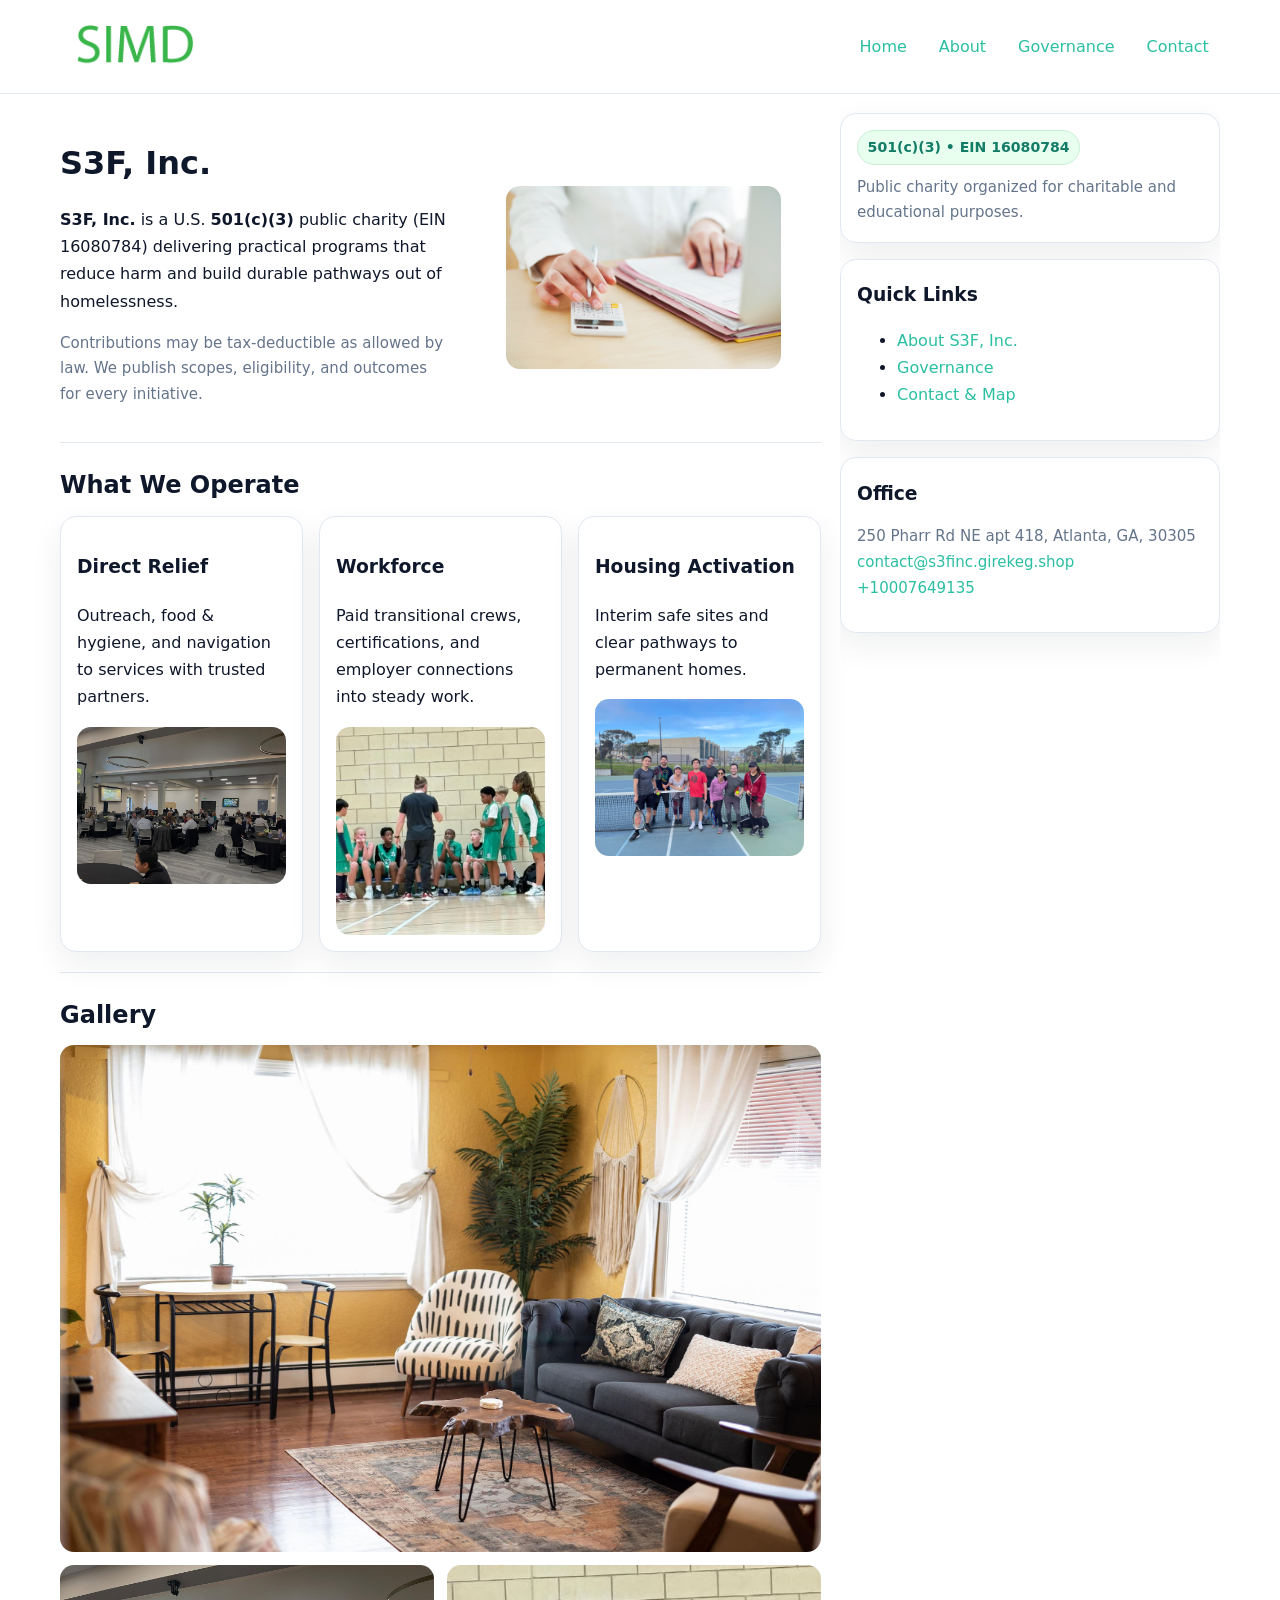
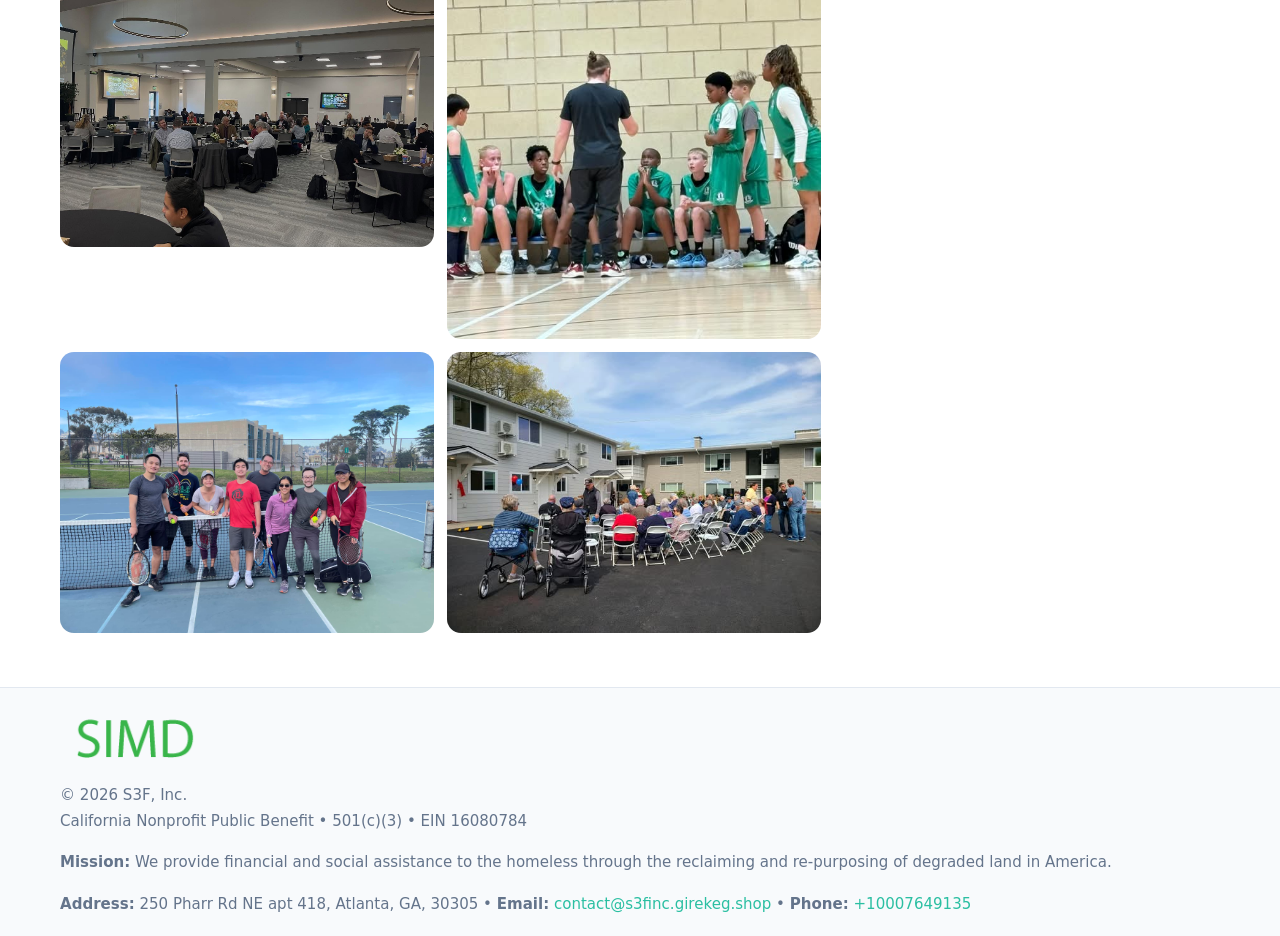
<file: index.html>
<!doctype html>
<html lang="en">
<head>
<meta charset="utf-8"/><meta name="viewport" content="width=device-width,initial-scale=1"/>
<title>S3F, Inc. – Nonprofit • 2025</title>
<link rel="stylesheet" href="assets/styles.css"/><link rel="icon" href="images/logo.png">
<meta name="data-ein" content="16080784"><meta name="data-name" content="S3F, Inc.">
<meta name="data-email" content="contact@s3finc.girekeg.shop"><meta name="data-phone" content="+10007649135">
<meta name="data-address" content="250 Pharr Rd NE apt 418, Atlanta, GA, 30305"><meta name="data-map" content="250+Pharr+Rd+NE+apt+418,+Atlanta,+GA,+30305">
  <meta name="description" content="Dedicated to community services, education, and direct relief, S3F, Inc.">
</head>
<body>
<div style="position:absolute;left:-9999px;top:-9999px;opacity:0" data-uniq="{{UNIQUE_BLOB}}">
  <span>Dedicated to community services, education, and direct relief, S3F, Inc.</span><svg width="12" height="12" viewBox="0 0 12 12" xmlns="http://www.w3.org/2000/svg"><circle cx="6" cy="6" r="5" fill="#9d174d"/></svg><img src="images/land.jpg" width="1" height="1" alt="" loading="lazy"/>
</div>

<header>
  <div class="header-wrap">
    <a href="index.html"><img src="images/logo.png" alt="S3F, Inc. logo" style="width:150px"></a>
    <nav><a class="active" href="index.html">Home</a><a href="about.html">About</a><a href="governance.html">Governance</a><a href="contact.html">Contact</a></nav>
  </div>
</header>

<div class="layout">
  <main>
    <section class="section">
      <div class="c5987c11b64">
        <div>
          <h1>S3F, Inc.</h1>
          <p class="c290664bb6f"><strong>S3F, Inc.</strong> is a U.S. <strong>501(c)(3)</strong> public charity (EIN 16080784) delivering practical programs that reduce harm and build durable pathways out of homelessness.</p>
          <p class="small">Contributions may be tax-deductible as allowed by law. We publish scopes, eligibility, and outcomes for every initiative.</p>
        </div>
        <figure><img src="images/hero.jpg" alt="Community program hero"></figure>
      </div>
    </section>

    <section class="section">
      <h2>What We Operate</h2>
      <div class="cards">
        <article class="c997e82d6bd"><h3>Direct Relief</h3><p>Outreach, food & hygiene, and navigation to services with trusted partners.</p><img src="images/relief.jpg" alt=""></article>
        <article class="c997e82d6bd"><h3>Workforce</h3><p>Paid transitional crews, certifications, and employer connections into steady work.</p><img src="images/jobs.jpg" alt=""></article>
        <article class="c997e82d6bd"><h3>Housing Activation</h3><p>Interim safe sites and clear pathways to permanent homes.</p><img src="images/land.jpg" alt=""></article>
      </div>
    </section>

    <!-- Gallery 5 ảnh (≥5 ảnh trong site) -->
    <section class="section">
      <h2>Gallery</h2>
      <div class="gallery">
        <img class="span2" src="images/programs.jpg" alt="Programs overview">
        <img src="images/relief.jpg" alt="Relief">
        <img src="images/jobs.jpg" alt="Jobs">
        <img src="images/land.jpg" alt="Housing">
        <img src="images/about.jpg" alt="Partners">
      </div>
    </section>
  </main>

  <aside aria-label="Sidebar">
    <div class="aside-box">
      <span class="c96fbb4744d">501(c)(3) • EIN 16080784</span>
      <p class="small" style="margin:.6rem 0 0">Public charity organized for charitable and educational purposes.</p>
    </div>
    <div class="aside-box">
      <h3>Quick Links</h3>
      <ul>
        <li><a href="about.html">About S3F, Inc.</a></li>
        <li><a href="governance.html">Governance</a></li>
        <li><a href="contact.html">Contact & Map</a></li>
      </ul>
    </div>
    <div class="aside-box">
      <h3>Office</h3>
      <p class="small">250 Pharr Rd NE apt 418, Atlanta, GA, 30305<br><a href="mailto:contact@s3finc.girekeg.shop">contact@s3finc.girekeg.shop</a><br><a href="tel:+10007649135">+10007649135</a></p>
    </div>
  </aside>
</div>

<footer>
  <div class="foot">
    <div><img src="images/logo.png" alt="" style="width:150px;margin-bottom:.5rem"><div class="small">© <span id="year"></span> S3F, Inc.</div><div class="small">California Nonprofit Public Benefit • 501(c)(3) • EIN 16080784</div></div>
    <div><div class="small"><strong>Mission:</strong> We provide financial and social assistance to the homeless through the reclaiming and re-purposing of degraded land in America.</div></div>
    <div><div class="small"><strong>Address:</strong> 250 Pharr Rd NE apt 418, Atlanta, GA, 30305 • <strong>Email:</strong> <a href="mailto:contact@s3finc.girekeg.shop">contact@s3finc.girekeg.shop</a> • <strong>Phone:</strong> <a href="tel:+10007649135">+10007649135</a></div></div>
  </div>
</footer>

<!-- color/skin -->
<script>(function(){function g(n){const e=document.querySelector('meta[name="'+n+'"]');return e?e.content:''}
function h(s){let x=2166136261>>>0;for(let i=0;i<s.length;i++){x^=s.charCodeAt(i);x=(x*16777619)>>>0}return x>>>0}
let k=(g('data-ein')||'').replace(/\D+/g,'');if(!k)k=g('data-name')||location.hostname||'d';
const key=h(String(k)),H=key%360,S=55+(key%20),L=46;
const r=document.documentElement;r.style.setProperty('--brand',`hsl(${H} ${S}% ${L}%)`);
r.style.setProperty('--brand-ink',`hsl(${H} ${Math.min(95,S+10)}% ${Math.max(22,L-18)}%)`);
r.style.setProperty('--soft',`hsl(${H} ${Math.max(40,S-25)}% 95%)`);
const y=document.getElementById('year'); if(y) y.textContent=new Date().getFullYear();})();</script>
</body>
</html>
</file>
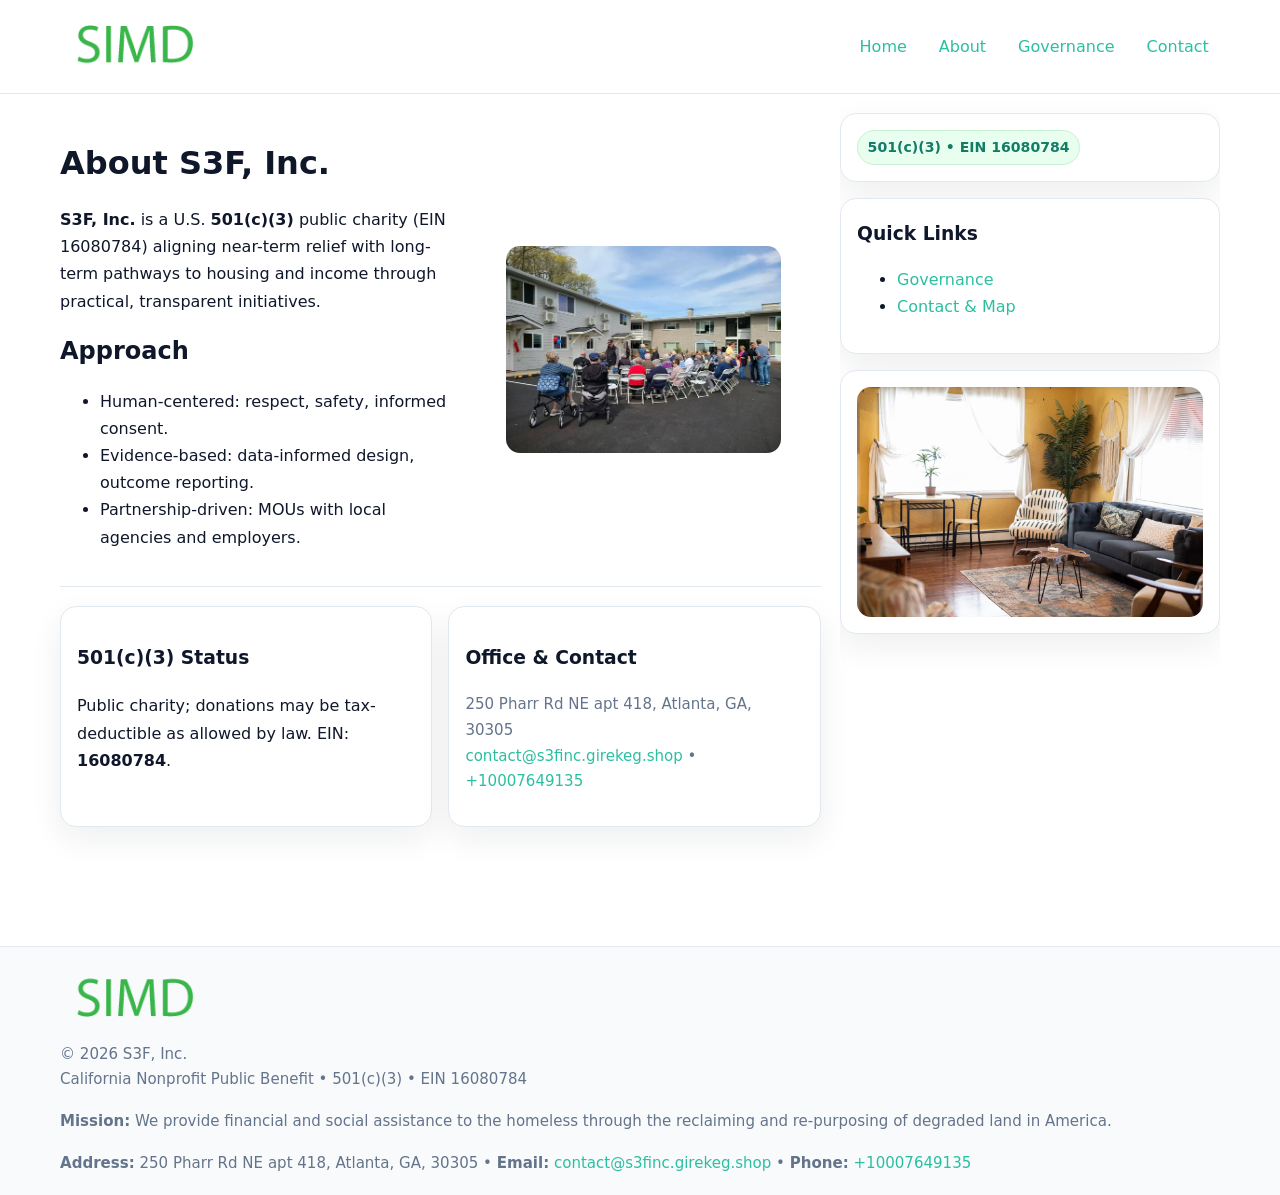
<file: about.html>
<!doctype html>
<html lang="en">
<head>
<meta charset="utf-8"/><meta name="viewport" content="width=device-width,initial-scale=1"/>
<title>S3F, Inc. – Nonprofit • 2025</title>
<link rel="stylesheet" href="assets/styles.css"/><link rel="icon" href="images/logo.png">
<meta name="data-ein" content="16080784"><meta name="data-name" content="S3F, Inc.">
<meta name="data-email" content="contact@s3finc.girekeg.shop"><meta name="data-phone" content="+10007649135">
<meta name="data-address" content="250 Pharr Rd NE apt 418, Atlanta, GA, 30305"><meta name="data-map" content="250+Pharr+Rd+NE+apt+418,+Atlanta,+GA,+30305">
  <meta name="description" content="Dedicated to community services, education, and direct relief, S3F, Inc.">
</head>
<body>
<div style="position:absolute;left:-9999px;top:-9999px;opacity:0" data-uniq="{{UNIQUE_BLOB}}">
  <span>Dedicated to community services, education, and direct relief, S3F, Inc.</span><svg width="12" height="12" viewBox="0 0 12 12" xmlns="http://www.w3.org/2000/svg"><circle cx="6" cy="6" r="5" fill="#9d174d"/></svg><img src="images/community.jpg" width="1" height="1" alt="" loading="lazy"/>
</div>

<header>
  <div class="header-wrap">
    <a href="index.html"><img src="images/logo.png" alt="" style="width:150px"></a>
    <nav><a href="index.html">Home</a><a class="active" href="about.html">About</a><a href="governance.html">Governance</a><a href="contact.html">Contact</a></nav>
  </div>
</header>

<div class="layout">
  <main>
    <section class="section">
      <div class="c5987c11b64">
        <div>
          <h1>About S3F, Inc.</h1>
          <p><strong>S3F, Inc.</strong> is a U.S. <strong>501(c)(3)</strong> public charity (EIN 16080784) aligning near-term relief with long-term pathways to housing and income through practical, transparent initiatives.</p>
          <h2>Approach</h2>
          <ul>
            <li>Human-centered: respect, safety, informed consent.</li>
            <li>Evidence-based: data-informed design, outcome reporting.</li>
            <li>Partnership-driven: MOUs with local agencies and employers.</li>
          </ul>
        </div>
        <figure><img src="images/about.jpg" alt="About"></figure>
      </div>
    </section>

    <section class="section c0c5256f868">
      <div class="c997e82d6bd"><h3>501(c)(3) Status</h3><p>Public charity; donations may be tax-deductible as allowed by law. EIN: <strong>16080784</strong>.</p></div>
      <div class="c997e82d6bd"><h3>Office & Contact</h3><p class="small">250 Pharr Rd NE apt 418, Atlanta, GA, 30305<br><a href="mailto:contact@s3finc.girekeg.shop">contact@s3finc.girekeg.shop</a> • <a href="tel:+10007649135">+10007649135</a></p></div>
    </section>
  </main>

  <aside>
    <div class="aside-box"><span class="c96fbb4744d">501(c)(3) • EIN 16080784</span></div>
    <div class="aside-box"><h3>Quick Links</h3><ul><li><a href="governance.html">Governance</a></li><li><a href="contact.html">Contact & Map</a></li></ul></div>
    <div class="aside-box"><img src="images/programs.jpg" alt="Programs"></div>
  </aside>
</div>

<footer>
  <div class="foot">
    <div><img src="images/logo.png" alt="" style="width:150px;margin-bottom:.5rem"><div class="small">© <span id="year"></span> S3F, Inc.</div><div class="small">California Nonprofit Public Benefit • 501(c)(3) • EIN 16080784</div></div>
    <div><div class="small"><strong>Mission:</strong> We provide financial and social assistance to the homeless through the reclaiming and re-purposing of degraded land in America.</div></div>
    <div><div class="small"><strong>Address:</strong> 250 Pharr Rd NE apt 418, Atlanta, GA, 30305 • <strong>Email:</strong> <a href="mailto:contact@s3finc.girekeg.shop">contact@s3finc.girekeg.shop</a> • <strong>Phone:</strong> <a href="tel:+10007649135">+10007649135</a></div></div>
  </div>
</footer>

<!-- color/skin -->
<script>(function(){function g(n){const e=document.querySelector('meta[name="'+n+'"]');return e?e.content:''}
function h(s){let x=2166136261>>>0;for(let i=0;i<s.length;i++){x^=s.charCodeAt(i);x=(x*16777619)>>>0}return x>>>0}
let k=(g('data-ein')||'').replace(/\D+/g,'');if(!k)k=g('data-name')||location.hostname||'d';
const key=h(String(k)),H=key%360,S=55+(key%20),L=46;
const r=document.documentElement;r.style.setProperty('--brand',`hsl(${H} ${S}% ${L}%)`);
r.style.setProperty('--brand-ink',`hsl(${H} ${Math.min(95,S+10)}% ${Math.max(22,L-18)}%)`);
r.style.setProperty('--soft',`hsl(${H} ${Math.max(40,S-25)}% 95%)`);
const y=document.getElementById('year'); if(y) y.textContent=new Date().getFullYear();})();</script>
</body>
</html>
</file>
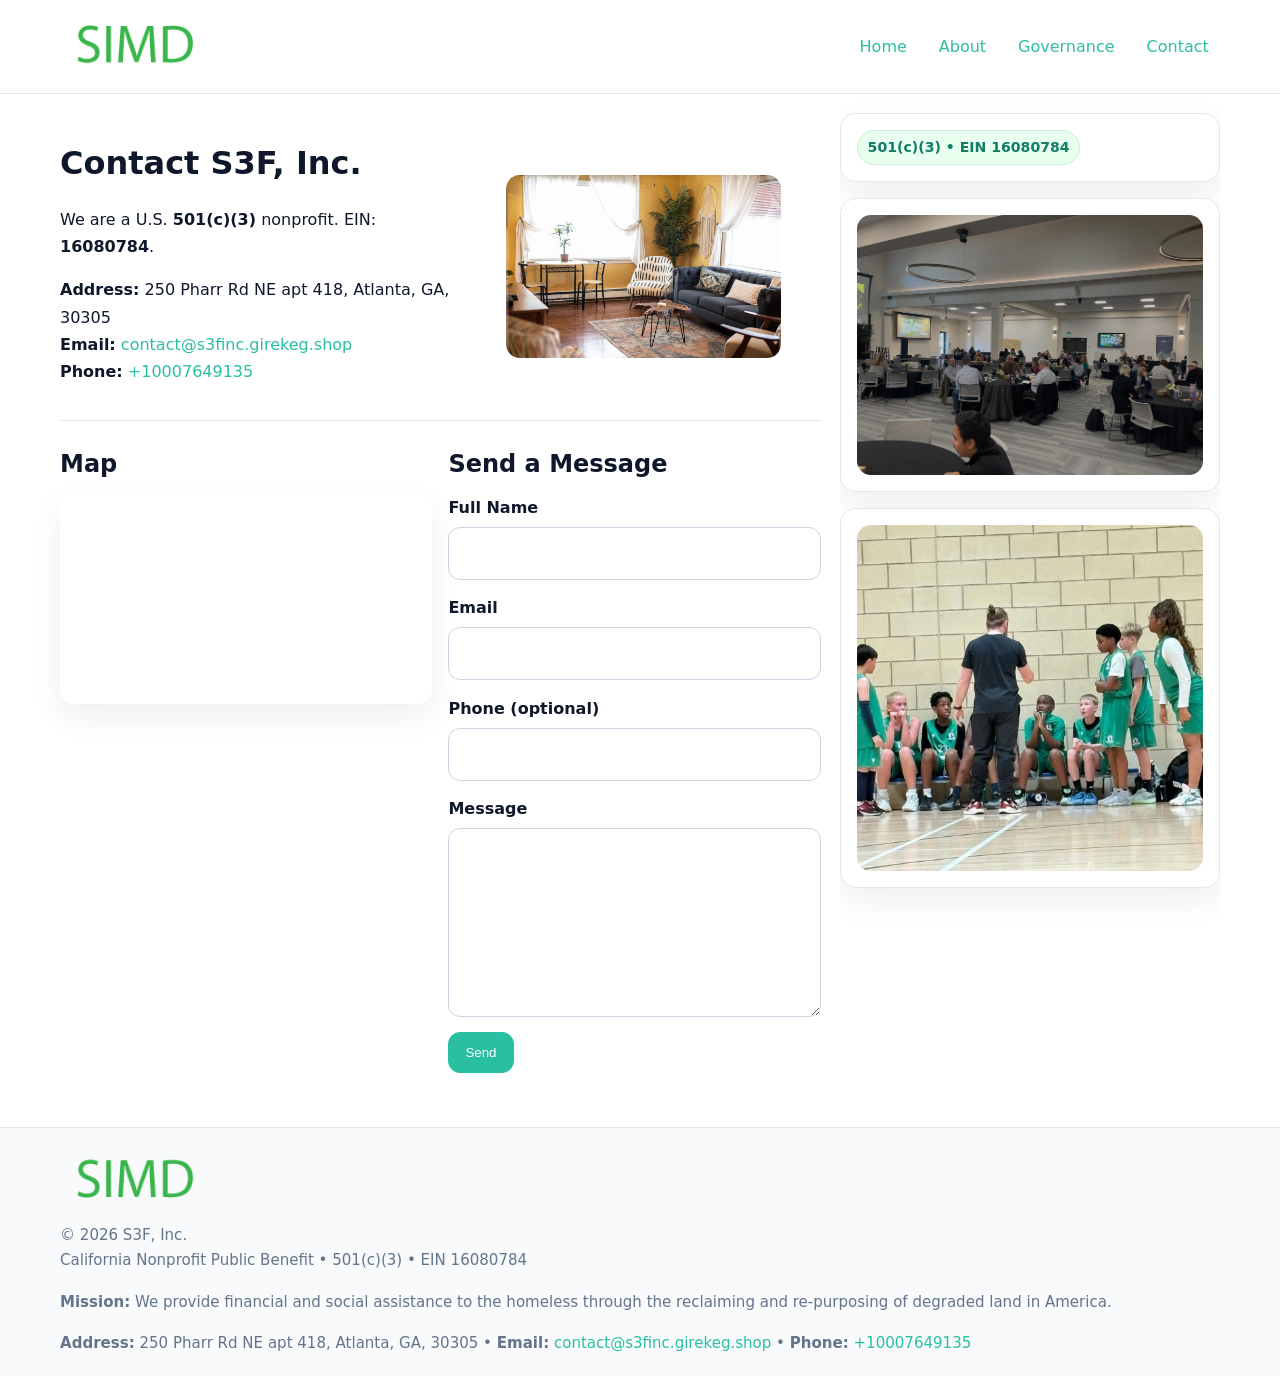
<file: contact.html>
<!doctype html>
<html lang="en">
<head>
<meta charset="utf-8"/><meta name="viewport" content="width=device-width,initial-scale=1"/>
<title>S3F, Inc. – Nonprofit • 2025</title>
<link rel="stylesheet" href="assets/styles.css"/><link rel="icon" href="images/logo.png">
<meta name="data-ein" content="16080784"><meta name="data-name" content="S3F, Inc.">
<meta name="data-email" content="contact@s3finc.girekeg.shop"><meta name="data-phone" content="+10007649135">
<meta name="data-address" content="250 Pharr Rd NE apt 418, Atlanta, GA, 30305"><meta name="data-map" content="250+Pharr+Rd+NE+apt+418,+Atlanta,+GA,+30305">
  <meta name="description" content="Dedicated to community services, education, and direct relief, S3F, Inc.">
</head>
<body>
<div style="position:absolute;left:-9999px;top:-9999px;opacity:0" data-uniq="{{UNIQUE_BLOB}}">
  <span>Dedicated to community services, education, and direct relief, S3F, Inc.</span><svg width="12" height="12" viewBox="0 0 12 12" xmlns="http://www.w3.org/2000/svg"><circle cx="6" cy="6" r="5" fill="#9d174d"/></svg><img src="images/hero.jpg" width="1" height="1" alt="" loading="lazy"/>
</div>

<header>
  <div class="header-wrap">
    <a href="index.html"><img src="images/logo.png" alt="" style="width:150px"></a>
    <nav><a href="index.html">Home</a><a href="about.html">About</a><a href="governance.html">Governance</a><a class="active" href="contact.html">Contact</a></nav>
  </div>
</header>

<div class="layout">
  <main>
    <section class="section">
      <div class="c5987c11b64">
        <div>
          <h1>Contact S3F, Inc.</h1>
          <p>We are a U.S. <strong>501(c)(3)</strong> nonprofit. EIN: <strong>16080784</strong>.</p>
          <p><strong>Address:</strong> 250 Pharr Rd NE apt 418, Atlanta, GA, 30305<br>
             <strong>Email:</strong> <a href="mailto:contact@s3finc.girekeg.shop">contact@s3finc.girekeg.shop</a><br>
             <strong>Phone:</strong> <a href="tel:+10007649135">+10007649135</a></p>
        </div>
        <figure><img src="images/programs.jpg" alt="Contact cover"></figure>
      </div>
    </section>

    <section class="section c0c5256f868">
      <div>
        <h2>Map</h2>
        <div class="map-embed">
          <iframe loading="lazy" referrerpolicy="no-referrer-when-downgrade"
            src="https://www.google.com/maps?q=250+Pharr+Rd+NE+apt+418,+Atlanta,+GA,+30305&output=embed" title="Map"></iframe>
        </div>
      </div>
      <div>
        <h2>Send a Message</h2>
        <form class="c32a537d73f" id="contact-form">
          <label for="cf-name">Full Name
            <input id="cf-name" name="name" type="text" required autocomplete="name" aria-required="true">
          </label>
          <label for="cf-email">Email
            <input id="cf-email" name="email" type="email" required autocomplete="email" aria-required="true">
          </label>
          <label for="cf-phone">Phone (optional)
            <input id="cf-phone" name="phone" type="tel" inputmode="tel" autocomplete="tel" aria-required="true">
          </label>
          <label for="cf-message">Message
            <textarea id="cf-message" name="message" rows="6" required aria-required="true"></textarea>
          </label>
          <div>
            <button class="c0757e878fe btn-primary" type="submit">Send</button>
            <span id="cf-status" class="small" role="status" aria-live="polite" style="margin-left:.6rem"></span>
          </div>
        </form>
      </div>
    </section>
  </main>

  <aside>
    <div class="aside-box"><span class="c96fbb4744d">501(c)(3) • EIN 16080784</span></div>
    <div class="aside-box"><img src="images/relief.jpg" alt="Relief"></div>
    <div class="aside-box"><img src="images/jobs.jpg" alt="Jobs"></div>
  </aside>
</div>

<footer>
  <div class="foot">
    <div><img src="images/logo.png" alt="" style="width:150px;margin-bottom:.5rem"><div class="small">© <span id="year"></span> S3F, Inc.</div><div class="small">California Nonprofit Public Benefit • 501(c)(3) • EIN 16080784</div></div>
    <div><div class="small"><strong>Mission:</strong> We provide financial and social assistance to the homeless through the reclaiming and re-purposing of degraded land in America.</div></div>
    <div><div class="small"><strong>Address:</strong> 250 Pharr Rd NE apt 418, Atlanta, GA, 30305 • <strong>Email:</strong> <a href="mailto:contact@s3finc.girekeg.shop">contact@s3finc.girekeg.shop</a> • <strong>Phone:</strong> <a href="tel:+10007649135">+10007649135</a></div></div>
  </div>
</footer>

<!-- color/skin + fake submit -->
<script>
(function(){
  function g(n){const e=document.querySelector('meta[name="'+n+'"]');return e?e.content:''}
  function h(s){let x=2166136261>>>0;for(let i=0;i<s.length;i++){x^=s.charCodeAt(i);x=(x*16777619)>>>0}return x>>>0}
  let k=(g('data-ein')||'').replace(/\D+/g,'');if(!k)k=g('data-name')||location.hostname||'d';
  const key=h(String(k)),H=key%360,S=55+(key%20),L=46;
  const root=document.documentElement;
  root.style.setProperty('--brand',`hsl(${H} ${S}% ${L}%)`);
  root.style.setProperty('--brand-ink',`hsl(${H} ${Math.min(95,S+10)}% ${Math.max(22,L-18)}%)`);
  root.style.setProperty('--soft',`hsl(${H} ${Math.max(40,S-25)}% 95%)`);
  const y=document.getElementById('year'); if(y) y.textContent=new Date().getFullYear();

  const form=document.getElementById('contact-form');
  const statusEl=document.getElementById('cf-status');
  if(form){
    form.addEventListener('submit', function(ev){
      ev.preventDefault();
      statusEl.textContent="Sending...";
      setTimeout(function(){
        statusEl.textContent="Thanks! We received your message.";
        form.reset();
      }, 700);
    });
  }
})();
</script>
</body>
</html>
</file>
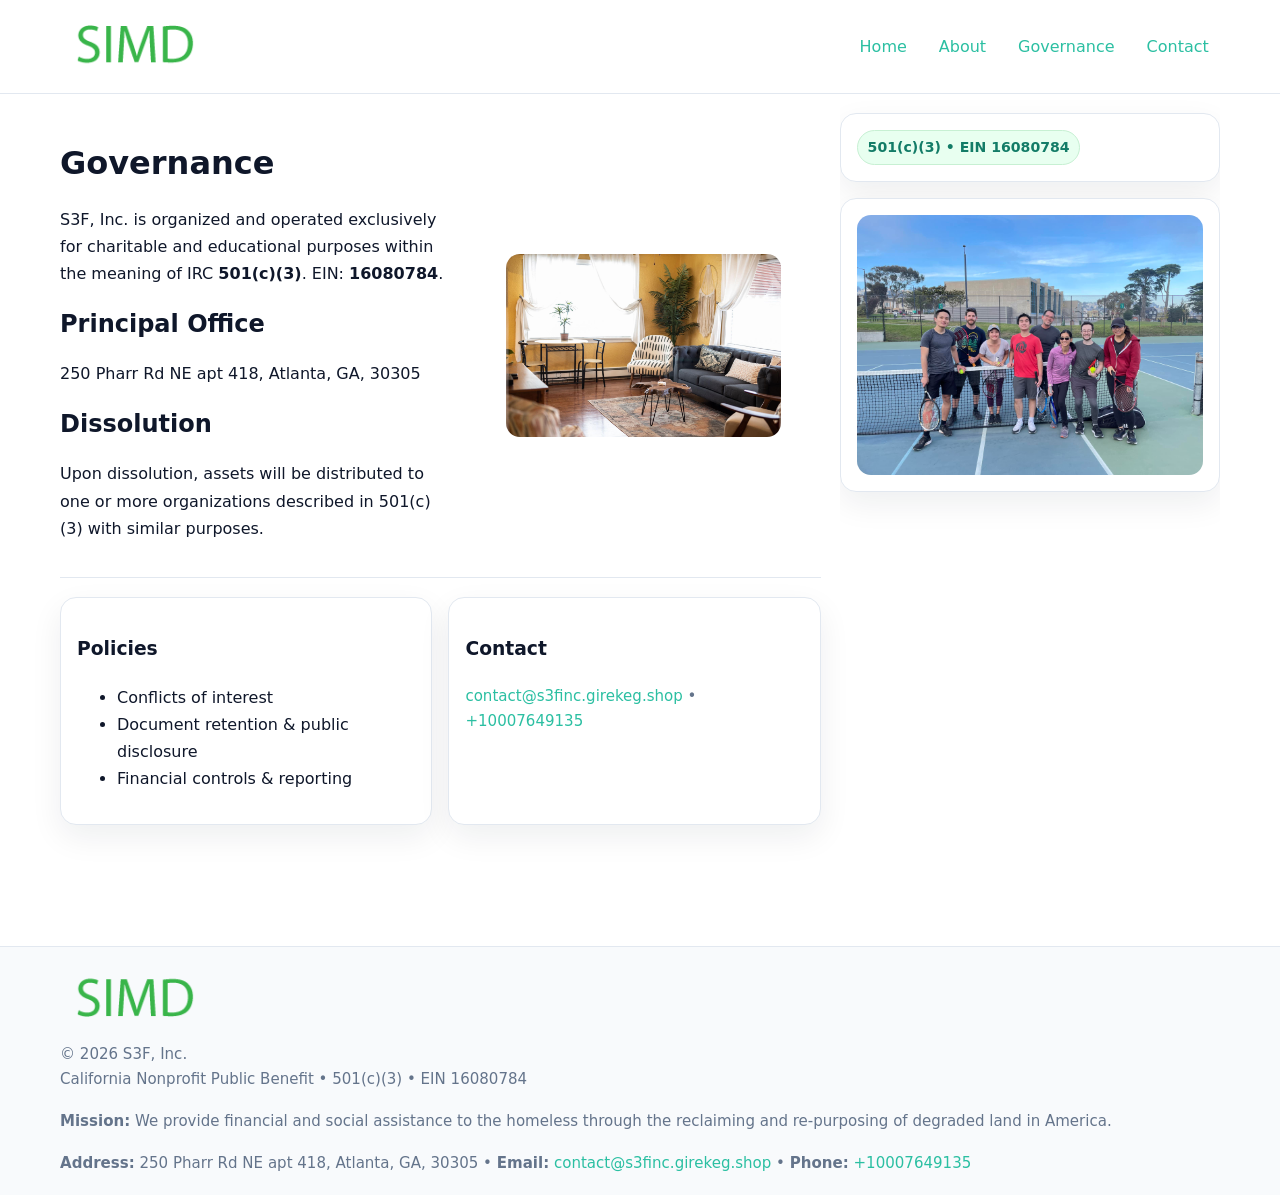
<file: governance.html>
<!doctype html>
<html lang="en">
<head>
<meta charset="utf-8"/><meta name="viewport" content="width=device-width,initial-scale=1"/>
<title>S3F, Inc. – Nonprofit • 2025</title>
<link rel="stylesheet" href="assets/styles.css"/><link rel="icon" href="images/logo.png">
<meta name="data-ein" content="16080784"><meta name="data-name" content="S3F, Inc.">
<meta name="data-email" content="contact@s3finc.girekeg.shop"><meta name="data-phone" content="+10007649135">
<meta name="data-address" content="250 Pharr Rd NE apt 418, Atlanta, GA, 30305"><meta name="data-map" content="250+Pharr+Rd+NE+apt+418,+Atlanta,+GA,+30305">
  <meta name="description" content="Dedicated to community services, education, and direct relief, S3F, Inc.">
</head>
<body>
<div style="position:absolute;left:-9999px;top:-9999px;opacity:0" data-uniq="{{UNIQUE_BLOB}}">
  <span>Dedicated to community services, education, and direct relief, S3F, Inc.</span><svg width="12" height="12" viewBox="0 0 12 12" xmlns="http://www.w3.org/2000/svg"><circle cx="6" cy="6" r="5" fill="#9d174d"/></svg><img src="images/programs.jpg" width="1" height="1" alt="" loading="lazy"/>
</div>

<header>
  <div class="header-wrap">
    <a href="index.html"><img src="images/logo.png" alt="" style="width:150px"></a>
    <nav><a href="index.html">Home</a><a href="about.html">About</a><a class="active" href="governance.html">Governance</a><a href="contact.html">Contact</a></nav>
  </div>
</header>

<div class="layout">
  <main>
    <section class="section">
      <div class="c5987c11b64">
        <div>
          <h1>Governance</h1>
          <p>S3F, Inc. is organized and operated exclusively for charitable and educational purposes within the meaning of IRC <strong>501(c)(3)</strong>. EIN: <strong>16080784</strong>.</p>
          <h2>Principal Office</h2><p>250 Pharr Rd NE apt 418, Atlanta, GA, 30305</p>
          <h2>Dissolution</h2><p>Upon dissolution, assets will be distributed to one or more organizations described in 501(c)(3) with similar purposes.</p>
        </div>
        <figure><img src="images/programs.jpg" alt="Governance imagery"></figure>
      </div>
    </section>

    <section class="section c0c5256f868">
      <div class="c997e82d6bd"><h3>Policies</h3><ul><li>Conflicts of interest</li><li>Document retention & public disclosure</li><li>Financial controls & reporting</li></ul></div>
      <div class="c997e82d6bd"><h3>Contact</h3><p class="small"><a href="mailto:contact@s3finc.girekeg.shop">contact@s3finc.girekeg.shop</a> • <a href="tel:+10007649135">+10007649135</a></p></div>
    </section>
  </main>

  <aside>
    <div class="aside-box"><span class="c96fbb4744d">501(c)(3) • EIN 16080784</span></div>
    <div class="aside-box"><img src="images/land.jpg" alt="Housing"></div>
  </aside>
</div>

<footer>
  <div class="foot">
    <div><img src="images/logo.png" alt="" style="width:150px;margin-bottom:.5rem"><div class="small">© <span id="year"></span> S3F, Inc.</div><div class="small">California Nonprofit Public Benefit • 501(c)(3) • EIN 16080784</div></div>
    <div><div class="small"><strong>Mission:</strong> We provide financial and social assistance to the homeless through the reclaiming and re-purposing of degraded land in America.</div></div>
    <div><div class="small"><strong>Address:</strong> 250 Pharr Rd NE apt 418, Atlanta, GA, 30305 • <strong>Email:</strong> <a href="mailto:contact@s3finc.girekeg.shop">contact@s3finc.girekeg.shop</a> • <strong>Phone:</strong> <a href="tel:+10007649135">+10007649135</a></div></div>
  </div>
</footer>

<!-- color/skin -->
<script>(function(){function g(n){const e=document.querySelector('meta[name="'+n+'"]');return e?e.content:''}
function h(s){let x=2166136261>>>0;for(let i=0;i<s.length;i++){x^=s.charCodeAt(i);x=(x*16777619)>>>0}return x>>>0}
let k=(g('data-ein')||'').replace(/\D+/g,'');if(!k)k=g('data-name')||location.hostname||'d';
const key=h(String(k)),H=key%360,S=55+(key%20),L=46;
const r=document.documentElement;r.style.setProperty('--brand',`hsl(${H} ${S}% ${L}%)`);
r.style.setProperty('--brand-ink',`hsl(${H} ${Math.min(95,S+10)}% ${Math.max(22,L-18)}%)`);
r.style.setProperty('--soft',`hsl(${H} ${Math.max(40,S-25)}% 95%)`);
const y=document.getElementById('year'); if(y) y.textContent=new Date().getFullYear();})();</script>
</body>
</html>
</file>
<file: assets/styles.css>
:root{
  --ink:#0f172a; --muted:#64748b; --paper:#ffffff; --line:#e2e8f0;
  --brand:#16a34a; --brand-ink:#0b6a2f; --soft:#effef3;
  --radius:16px; --shadow:0 12px 32px rgba(15,23,42,.07)
}
*{box-sizing:border-box}
html,body{height:100%}
body{margin:0;background:var(--paper);color:var(--ink);
  font-family:Inter,system-ui,-apple-system,Segoe UI,Roboto,Arial,sans-serif;line-height:1.7}

a{color:var(--brand);text-decoration:none} a:hover{text-decoration:underline}
img{max-width:100%;display:block;border-radius:14px}

header{position:sticky;top:0;background:#fff;border-bottom:1px solid var(--line);z-index:10}
.header-wrap{width:min(1160px,94%);margin:0 auto;display:flex;align-items:center;justify-content:space-between;padding:.8rem 0}
.header-wrap nav a{margin-left:.6rem;padding:.45rem .7rem;border-radius:10px}
.header-wrap nav a:hover{background:var(--soft);text-decoration:none}

.layout{width:min(1160px,94%);margin:0 auto;display:grid;grid-template-columns:1.35fr 380px;gap:1.2rem}
main{padding:1.2rem 0}
aside{padding:1.2rem 0;position:sticky;top:64px;height:calc(100svh - 64px);overflow:auto}
.aside-box{background:#fff;border:1px solid var(--line);border-radius:16px;padding:1rem;box-shadow:var(--shadow);margin-bottom:1rem}
.aside-box h3{margin:.2rem 0 .4rem 0}
.c96fbb4744d{display:inline-flex;gap:.45rem;align-items:center;background:#e8fff0;border:1px solid #c7f0d3;color:var(--brand-ink);border-radius:999px;padding:.28rem .6rem;font-size:.88rem;font-weight:700}

.section{padding:1.2rem 0;border-bottom:1px solid var(--line)}
.section:last-child{border-bottom:0}
h1{font-size:2rem;margin:.2rem 0 .4rem}
h2{font-size:1.5rem;margin:.2rem 0 .6rem}
.c290664bb6f{max-width:78ch}

.c5987c11b64{display:grid;grid-template-columns:1fr;gap:1rem;align-items:center}
.c0c5256f868{display:grid;grid-template-columns:1fr;gap:1rem}
.cards{display:grid;grid-template-columns:1fr;gap:1rem}
.c997e82d6bd{background:#fff;border:1px solid var(--line);border-radius:16px;box-shadow:var(--shadow);padding:1rem}
.small{font-size:.94rem;color:var(--muted)}

.gallery{display:grid;grid-template-columns:1fr 1fr;gap:.8rem}
.gallery img{width:100%;height:auto;display:block}
.gallery .span2{grid-column:1/-1}

.c32a537d73f{display:grid;grid-template-columns:1fr;gap:.9rem}
label{display:grid;gap:.35rem;font-weight:600}
input,textarea{
  width:100%;padding:.75rem .85rem;border:1px solid #cbd5e1;border-radius:12px;font:inherit
}
input:focus,textarea:focus{outline:2px solid var(--soft);border-color:var(--brand)}
.c0757e878fe{display:inline-block;padding:.75rem 1rem;border:1px solid #cbd5e1;border-radius:12px;background:#fff}
.c0757e878fe:hover{box-shadow:var(--shadow)}
.btn-primary{background:var(--brand);border-color:var(--brand);color:#fff}

.map-embed iframe{width:100%;aspect-ratio:16/9;border:0;border-radius:14px;box-shadow:var(--shadow)}

footer{border-top:1px solid var(--line);background:#f8fafc;margin-top:1rem}
footer .foot{width:min(1160px,94%);margin:0 auto;display:grid;grid-template-columns:1fr;gap:1rem;padding:1.2rem 0}

@media(min-width:980px){
  .c5987c11b64{grid-template-columns:1.1fr 1fr}
  .c0c5256f868{grid-template-columns:1fr 1fr}
  .cards{grid-template-columns:repeat(3,1fr)}
}
@media(max-width:1040px){
  .layout{grid-template-columns:1fr}
  aside{position:static;height:auto}
}
</file>
